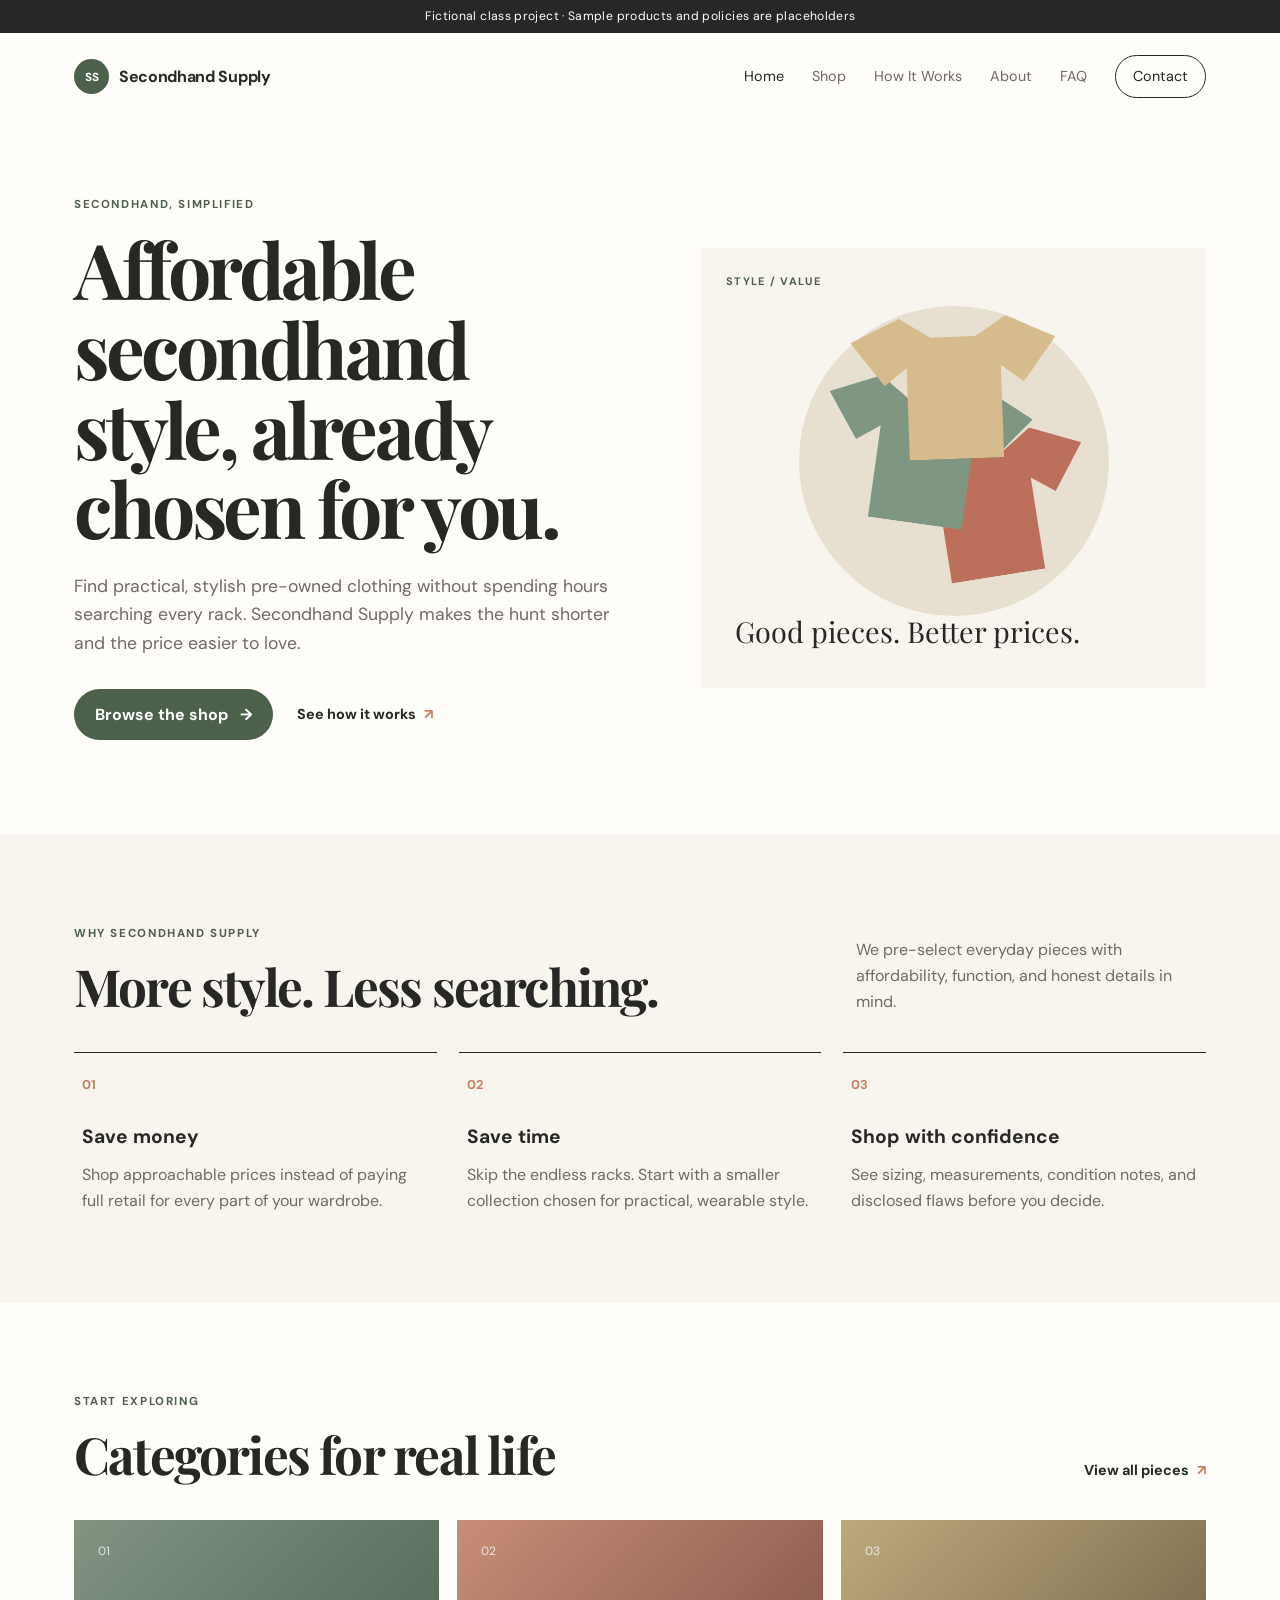
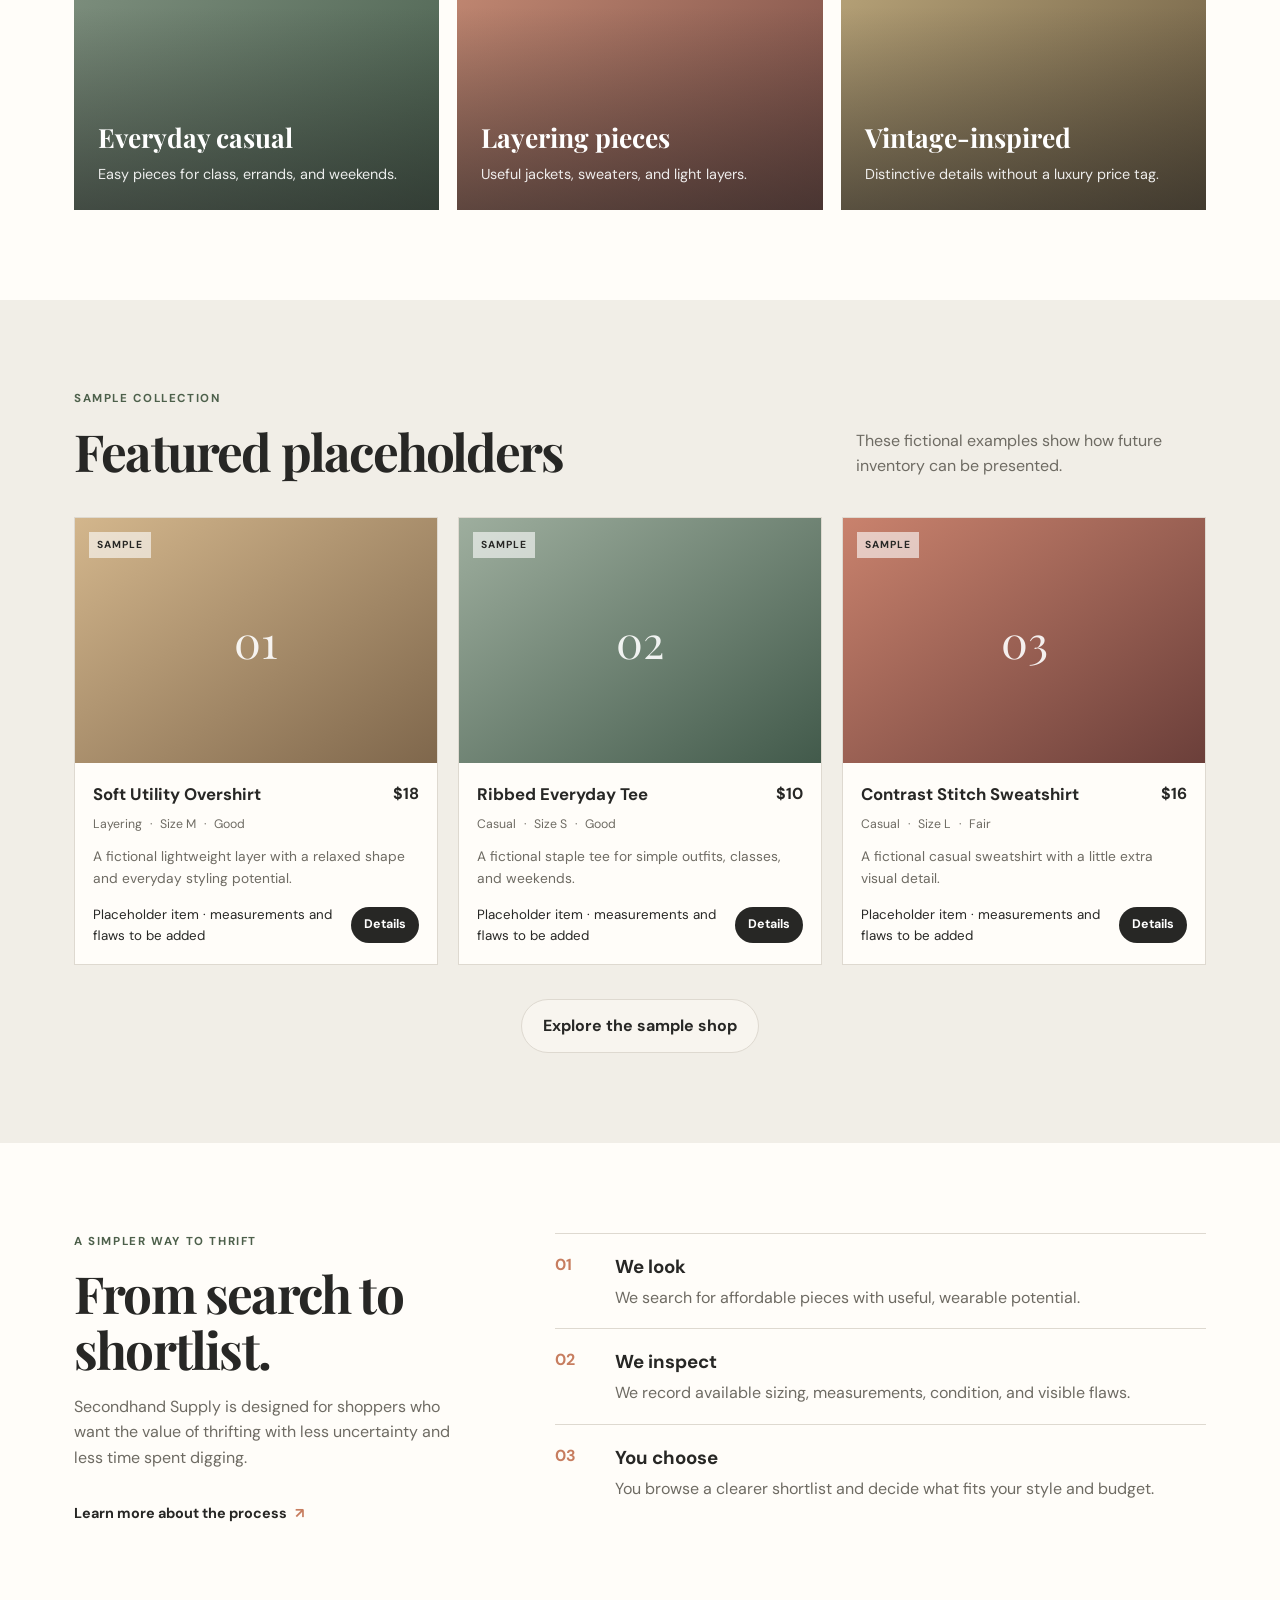
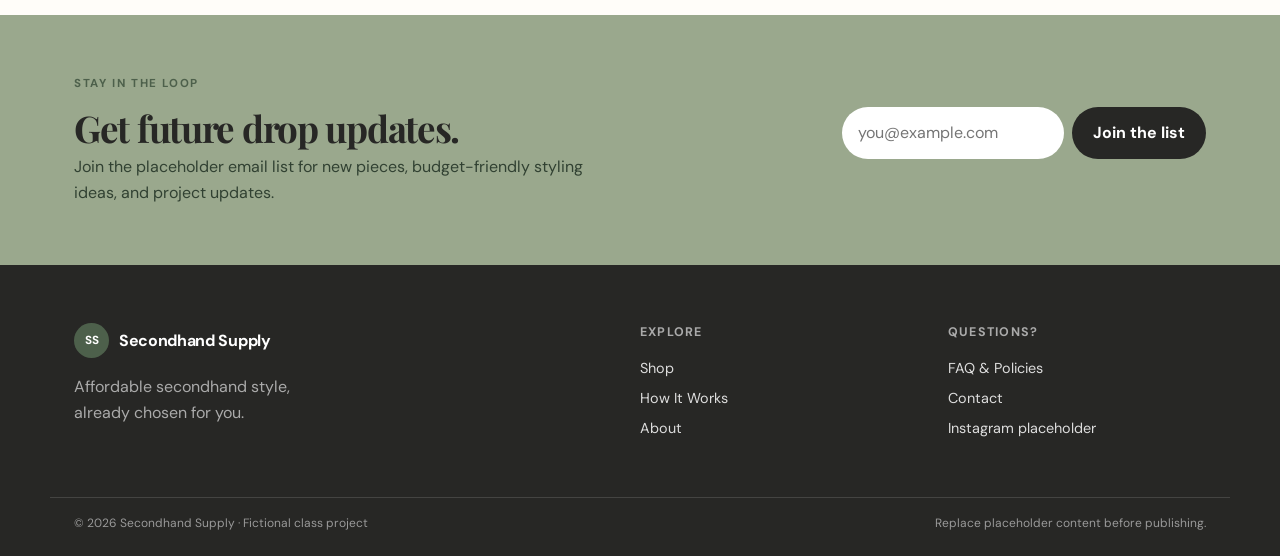
<file: index.html>
<!doctype html>
<html lang="en">
<head>
  <meta charset="utf-8">
  <meta name="viewport" content="width=device-width, initial-scale=1">
  <title>Secondhand Supply | Affordable Secondhand Style</title>
  <meta name="description" content="Secondhand Supply makes affordable secondhand style easier to find with pre-selected, functional thrifted clothing for college students and young adults.">
  <meta property="og:title" content="Secondhand Supply | Affordable Secondhand Style">
  <meta property="og:description" content="Affordable secondhand style, already chosen for you.">
  <meta property="og:type" content="website">
  <meta property="og:url" content="https://example.netlify.app/">
  <link rel="canonical" href="https://example.netlify.app/">
  <link rel="stylesheet" href="styles.css">
</head>
<body>
  <div class="notice">Fictional class project · Sample products and policies are placeholders</div>
  <header class="site-header">
    <a class="brand" href="index.html" aria-label="Secondhand Supply home"><span class="brand-mark">SS</span><span>Secondhand Supply</span></a>
    <button class="menu-toggle" aria-expanded="false" aria-controls="site-nav">Menu</button>
    <nav id="site-nav" class="site-nav" aria-label="Main navigation">
      <a class="active" href="index.html">Home</a><a href="shop.html">Shop</a><a href="how-it-works.html">How It Works</a><a href="about.html">About</a><a href="faq.html">FAQ</a><a class="nav-button" href="contact.html">Contact</a>
    </nav>
  </header>

  <main>
    <section class="hero container">
      <div class="hero-copy"><p class="eyebrow">Secondhand, simplified</p><h1>Affordable secondhand style, already chosen for you.</h1><p class="hero-text">Find practical, stylish pre-owned clothing without spending hours searching every rack. Secondhand Supply makes the hunt shorter and the price easier to love.</p><div class="button-row"><a class="button primary" href="shop.html">Browse the shop <span>→</span></a><a class="text-link" href="how-it-works.html">See how it works <span>↗</span></a></div></div>
      <div class="hero-art" aria-label="Illustrated placeholder image showing folded secondhand clothing"><div class="art-tag">STYLE / VALUE</div><div class="art-stack"><div class="shirt shirt-one"></div><div class="shirt shirt-two"></div><div class="shirt shirt-three"></div></div><p>Good pieces. Better prices.</p></div>
    </section>

    <section class="section soft-bg"><div class="container"><div class="section-heading"><div><p class="eyebrow">Why Secondhand Supply</p><h2>More style. Less searching.</h2></div><p>We pre-select everyday pieces with affordability, function, and honest details in mind.</p></div><div class="benefit-grid"><article class="benefit-card"><span class="number">01</span><h3>Save money</h3><p>Shop approachable prices instead of paying full retail for every part of your wardrobe.</p></article><article class="benefit-card"><span class="number">02</span><h3>Save time</h3><p>Skip the endless racks. Start with a smaller collection chosen for practical, wearable style.</p></article><article class="benefit-card"><span class="number">03</span><h3>Shop with confidence</h3><p>See sizing, measurements, condition notes, and disclosed flaws before you decide.</p></article></div></div></section>

    <section class="section container"><div class="section-heading"><div><p class="eyebrow">Start exploring</p><h2>Categories for real life</h2></div><a class="text-link" href="shop.html">View all pieces <span>↗</span></a></div><div class="category-grid"><a class="category-card category-casual" href="shop.html?category=Casual"><span>01</span><h3>Everyday casual</h3><p>Easy pieces for class, errands, and weekends.</p></a><a class="category-card category-layering" href="shop.html?category=Layering"><span>02</span><h3>Layering pieces</h3><p>Useful jackets, sweaters, and light layers.</p></a><a class="category-card category-inspired" href="shop.html?category=Vintage-inspired"><span>03</span><h3>Vintage-inspired</h3><p>Distinctive details without a luxury price tag.</p></a></div></section>

    <section class="section featured-section"><div class="container"><div class="section-heading"><div><p class="eyebrow">Sample collection</p><h2>Featured placeholders</h2></div><p>These fictional examples show how future inventory can be presented.</p></div><div id="featured-products" class="product-grid"></div><div class="center"><a class="button secondary" href="shop.html">Explore the sample shop</a></div></div></section>

    <section class="section container process-section"><div class="process-intro"><p class="eyebrow">A simpler way to thrift</p><h2>From search to shortlist.</h2><p>Secondhand Supply is designed for shoppers who want the value of thrifting with less uncertainty and less time spent digging.</p><a class="text-link" href="how-it-works.html">Learn more about the process <span>↗</span></a></div><div class="process-list"><div><span>01</span><h3>We look</h3><p>We search for affordable pieces with useful, wearable potential.</p></div><div><span>02</span><h3>We inspect</h3><p>We record available sizing, measurements, condition, and visible flaws.</p></div><div><span>03</span><h3>You choose</h3><p>You browse a clearer shortlist and decide what fits your style and budget.</p></div></div></section>

    <section class="signup-section"><div class="container signup-inner"><div><p class="eyebrow">Stay in the loop</p><h2>Get future drop updates.</h2><p>Join the placeholder email list for new pieces, budget-friendly styling ideas, and project updates.</p></div><form class="inline-form" data-demo-form><label class="sr-only" for="home-email">Email address</label><input id="home-email" type="email" placeholder="you@example.com" required><button class="button dark" type="submit">Join the list</button><p class="form-message" aria-live="polite"></p></form></div></section>
  </main>
  <footer class="site-footer"><div class="container footer-grid"><div><a class="brand footer-brand" href="index.html"><span class="brand-mark">SS</span><span>Secondhand Supply</span></a><p>Affordable secondhand style, already chosen for you.</p></div><div><h3>Explore</h3><a href="shop.html">Shop</a><a href="how-it-works.html">How It Works</a><a href="about.html">About</a></div><div><h3>Questions?</h3><a href="faq.html">FAQ & Policies</a><a href="contact.html">Contact</a><a href="contact.html#social">Instagram placeholder</a></div></div><div class="container footer-bottom"><span>© 2026 Secondhand Supply · Fictional class project</span><span>Replace placeholder content before publishing.</span></div></footer>
  <script src="script.js"></script>
</body>
</html>
</file>
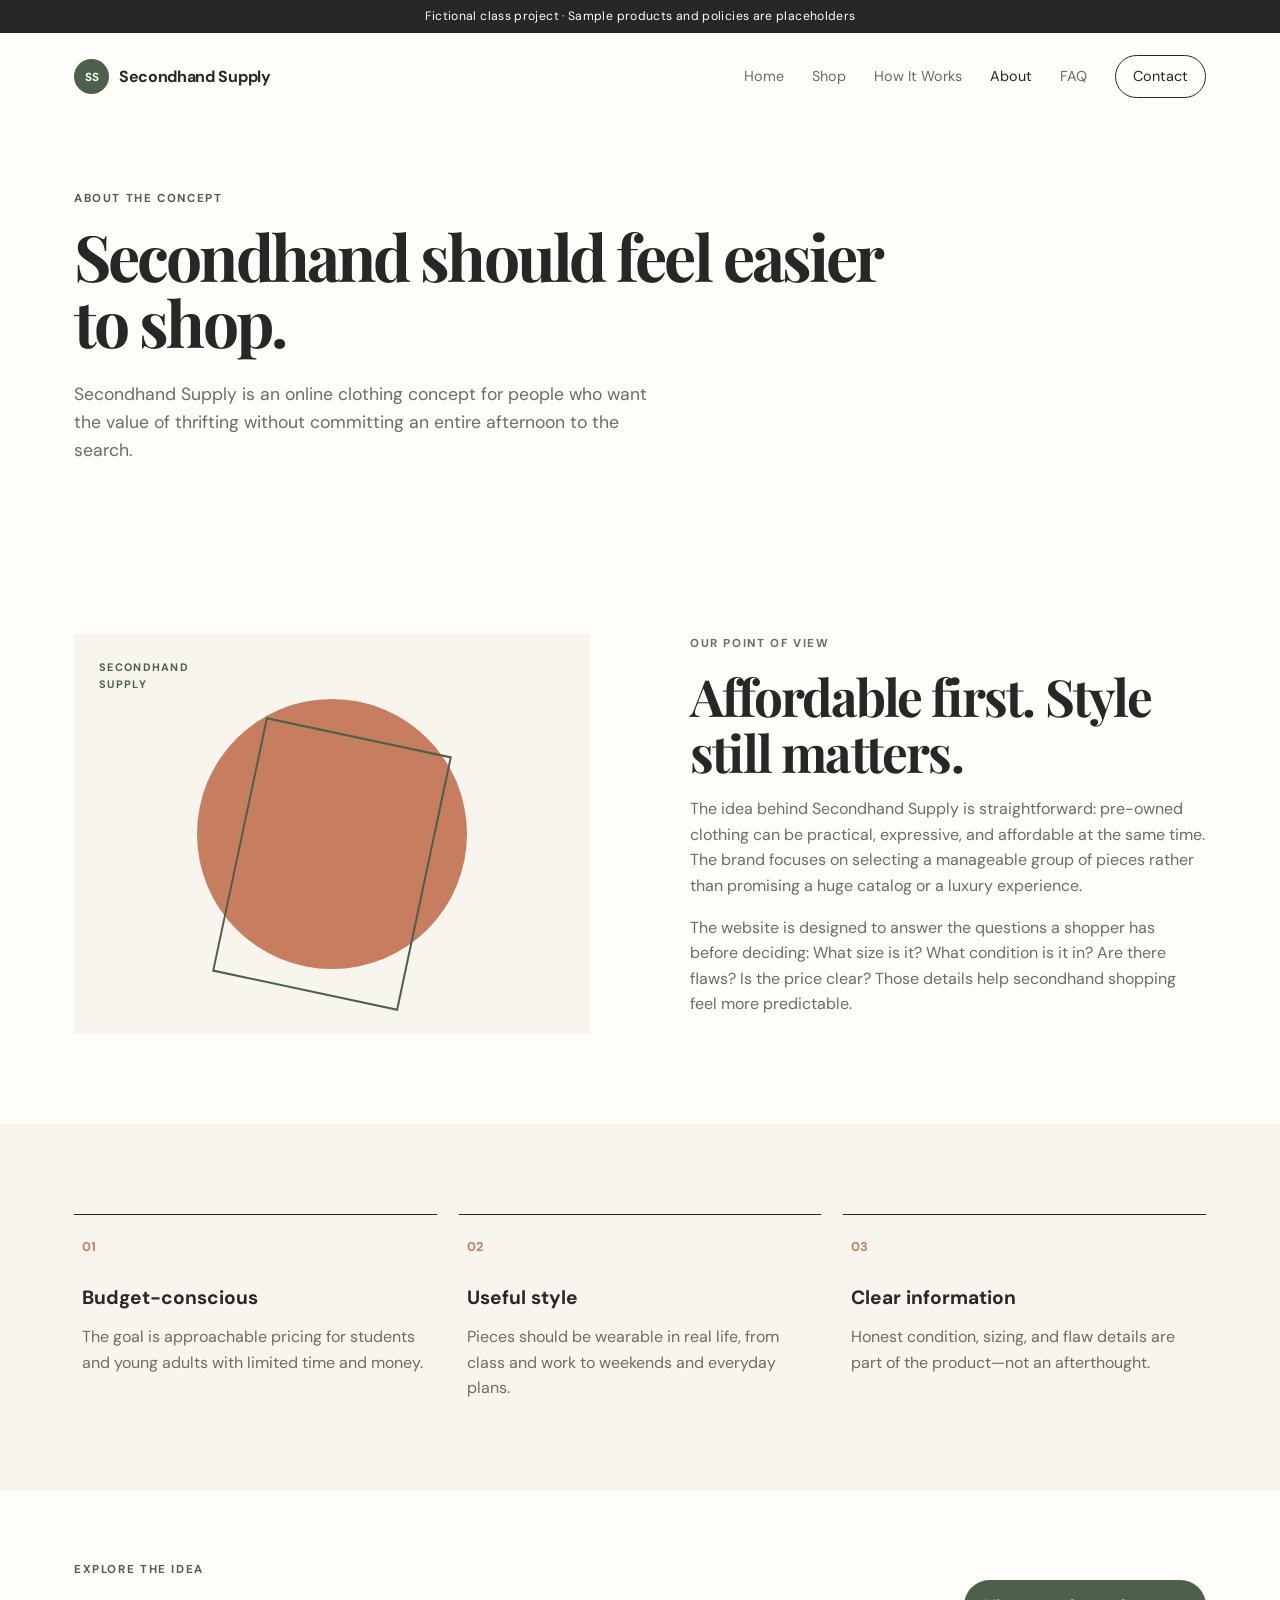
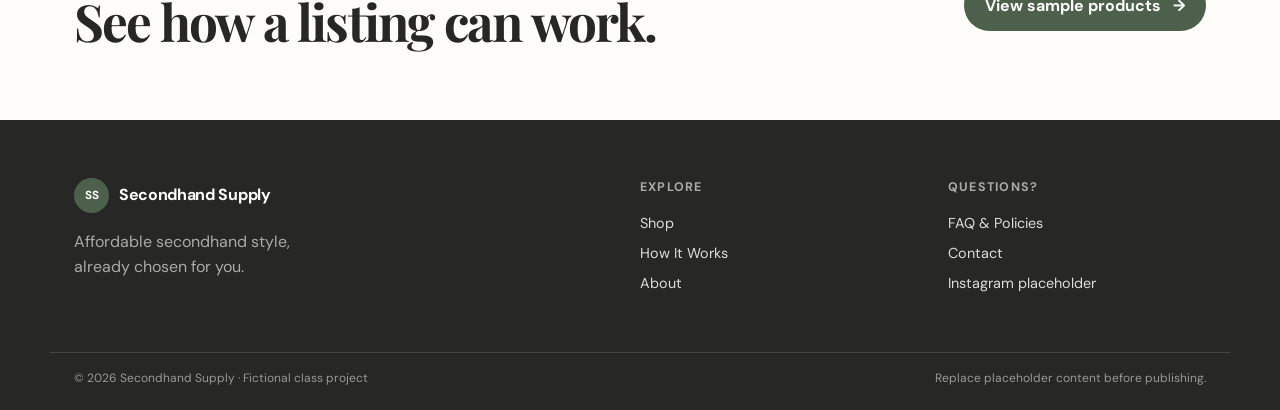
<file: about.html>
<!doctype html><html lang="en"><head><meta charset="utf-8"><meta name="viewport" content="width=device-width, initial-scale=1"><title>About Secondhand Supply | Affordable Thrifting</title><meta name="description" content="Learn about Secondhand Supply, an online secondhand clothing concept focused on affordable, practical, pre-selected style."><meta property="og:title" content="About | Secondhand Supply"><meta property="og:description" content="A budget-first approach to online secondhand clothing."><meta property="og:type" content="website"><meta property="og:url" content="https://example.netlify.app/about.html"><link rel="canonical" href="https://example.netlify.app/about.html"><link rel="stylesheet" href="styles.css"></head><body><div class="notice">Fictional class project · Sample products and policies are placeholders</div><header class="site-header"><a class="brand" href="index.html"><span class="brand-mark">SS</span><span>Secondhand Supply</span></a><button class="menu-toggle" aria-expanded="false" aria-controls="site-nav">Menu</button><nav id="site-nav" class="site-nav" aria-label="Main navigation"><a href="index.html">Home</a><a href="shop.html">Shop</a><a href="how-it-works.html">How It Works</a><a class="active" href="about.html">About</a><a href="faq.html">FAQ</a><a class="nav-button" href="contact.html">Contact</a></nav></header><main><section class="page-hero container"><p class="eyebrow">About the concept</p><h1>Secondhand should feel easier to shop.</h1><p>Secondhand Supply is an online clothing concept for people who want the value of thrifting without committing an entire afternoon to the search.</p></section><section class="section container about-story"><div class="story-art"><div class="art-tag">SECONDHAND<br>SUPPLY</div><div class="story-circle"></div><div class="story-line"></div></div><div class="prose"><p class="eyebrow">Our point of view</p><h2>Affordable first. Style still matters.</h2><p>The idea behind Secondhand Supply is straightforward: pre-owned clothing can be practical, expressive, and affordable at the same time. The brand focuses on selecting a manageable group of pieces rather than promising a huge catalog or a luxury experience.</p><p>The website is designed to answer the questions a shopper has before deciding: What size is it? What condition is it in? Are there flaws? Is the price clear? Those details help secondhand shopping feel more predictable.</p></div></section><section class="section soft-bg"><div class="container value-grid"><article><span class="number">01</span><h3>Budget-conscious</h3><p>The goal is approachable pricing for students and young adults with limited time and money.</p></article><article><span class="number">02</span><h3>Useful style</h3><p>Pieces should be wearable in real life, from class and work to weekends and everyday plans.</p></article><article><span class="number">03</span><h3>Clear information</h3><p>Honest condition, sizing, and flaw details are part of the product—not an afterthought.</p></article></div></section><section class="section container cta-band"><div><p class="eyebrow">Explore the idea</p><h2>See how a listing can work.</h2></div><a class="button primary" href="shop.html">View sample products <span>→</span></a></section></main><footer class="site-footer"><div class="container footer-grid"><div><a class="brand footer-brand" href="index.html"><span class="brand-mark">SS</span><span>Secondhand Supply</span></a><p>Affordable secondhand style, already chosen for you.</p></div><div><h3>Explore</h3><a href="shop.html">Shop</a><a href="how-it-works.html">How It Works</a><a href="about.html">About</a></div><div><h3>Questions?</h3><a href="faq.html">FAQ & Policies</a><a href="contact.html">Contact</a><a href="contact.html#social">Instagram placeholder</a></div></div><div class="container footer-bottom"><span>© 2026 Secondhand Supply · Fictional class project</span><span>Replace placeholder content before publishing.</span></div></footer><script src="script.js"></script></body></html>
</file>
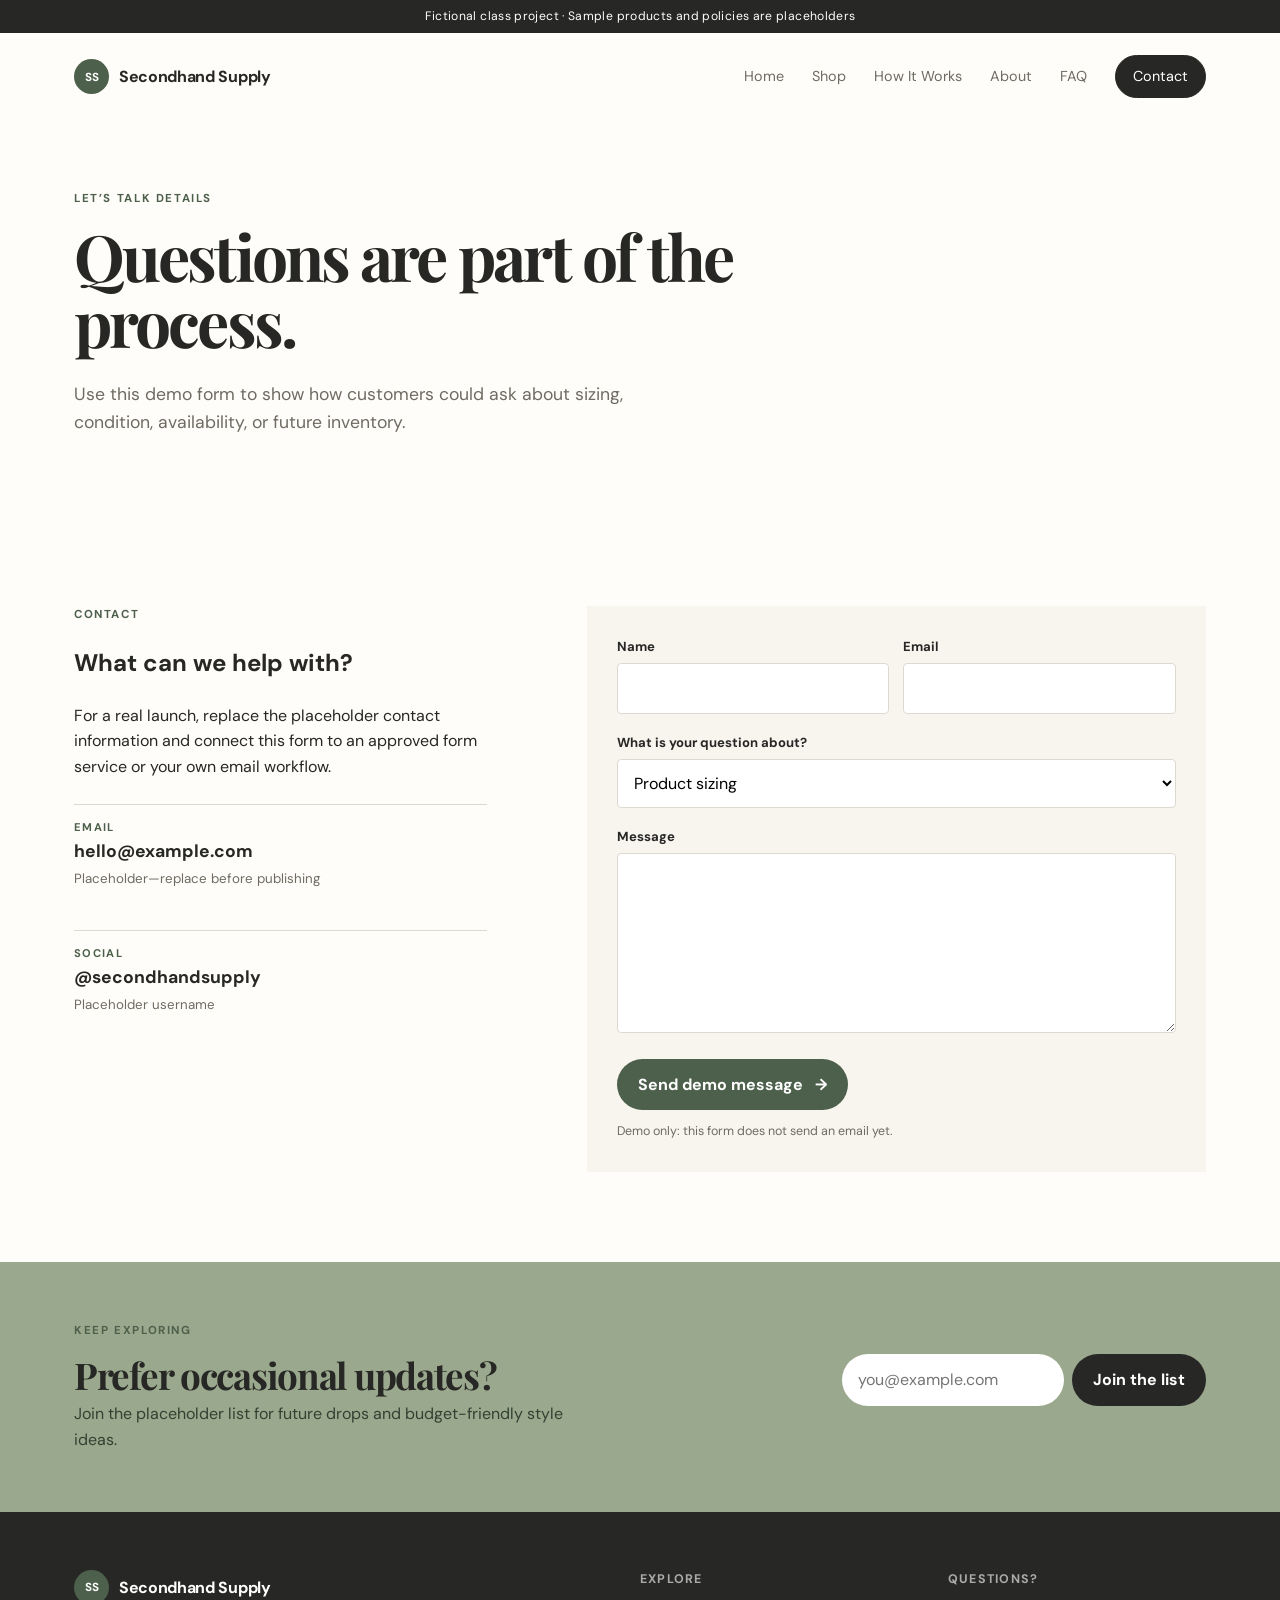
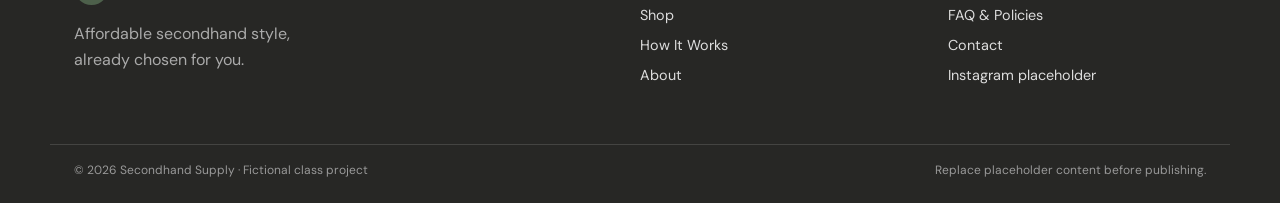
<file: contact.html>
<!doctype html><html lang="en"><head><meta charset="utf-8"><meta name="viewport" content="width=device-width, initial-scale=1"><title>Contact Secondhand Supply | Clothing Questions</title><meta name="description" content="Contact Secondhand Supply with questions about sample listings, sizing, condition details, or the future online secondhand clothing shop."><meta property="og:title" content="Contact | Secondhand Supply"><meta property="og:description" content="Have a question about secondhand style? Contact Secondhand Supply."><meta property="og:type" content="website"><meta property="og:url" content="https://example.netlify.app/contact.html"><link rel="canonical" href="https://example.netlify.app/contact.html"><link rel="stylesheet" href="styles.css"></head><body><div class="notice">Fictional class project · Sample products and policies are placeholders</div><header class="site-header"><a class="brand" href="index.html"><span class="brand-mark">SS</span><span>Secondhand Supply</span></a><button class="menu-toggle" aria-expanded="false" aria-controls="site-nav">Menu</button><nav id="site-nav" class="site-nav" aria-label="Main navigation"><a href="index.html">Home</a><a href="shop.html">Shop</a><a href="how-it-works.html">How It Works</a><a href="about.html">About</a><a href="faq.html">FAQ</a><a class="nav-button active-button" href="contact.html">Contact</a></nav></header><main><section class="page-hero container"><p class="eyebrow">Let’s talk details</p><h1>Questions are part of the process.</h1><p>Use this demo form to show how customers could ask about sizing, condition, availability, or future inventory.</p></section><section class="section container contact-layout"><div class="contact-info"><p class="eyebrow">Contact</p><h2>What can we help with?</h2><p>For a real launch, replace the placeholder contact information and connect this form to an approved form service or your own email workflow.</p><div class="contact-detail"><span>EMAIL</span><strong>hello@example.com</strong><small>Placeholder—replace before publishing</small></div><div class="contact-detail" id="social"><span>SOCIAL</span><strong>@secondhandsupply</strong><small>Placeholder username</small></div></div><form class="contact-form" data-demo-form><div class="form-row"><div><label for="name">Name</label><input id="name" name="name" type="text" required></div><div><label for="email">Email</label><input id="email" name="email" type="email" required></div></div><label for="topic">What is your question about?</label><select id="topic" name="topic"><option>Product sizing</option><option>Condition details</option><option>Availability</option><option>Future inventory</option><option>Other</option></select><label for="message">Message</label><textarea id="message" name="message" rows="6" required></textarea><button class="button primary" type="submit">Send demo message <span>→</span></button><p class="form-message" aria-live="polite"></p><p class="form-note">Demo only: this form does not send an email yet.</p></form></section><section class="signup-section"><div class="container signup-inner"><div><p class="eyebrow">Keep exploring</p><h2>Prefer occasional updates?</h2><p>Join the placeholder list for future drops and budget-friendly style ideas.</p></div><form class="inline-form" data-demo-form><label class="sr-only" for="contact-email">Email address</label><input id="contact-email" type="email" placeholder="you@example.com" required><button class="button dark" type="submit">Join the list</button><p class="form-message" aria-live="polite"></p></form></div></section></main><footer class="site-footer"><div class="container footer-grid"><div><a class="brand footer-brand" href="index.html"><span class="brand-mark">SS</span><span>Secondhand Supply</span></a><p>Affordable secondhand style, already chosen for you.</p></div><div><h3>Explore</h3><a href="shop.html">Shop</a><a href="how-it-works.html">How It Works</a><a href="about.html">About</a></div><div><h3>Questions?</h3><a href="faq.html">FAQ & Policies</a><a href="contact.html">Contact</a><a href="#social">Instagram placeholder</a></div></div><div class="container footer-bottom"><span>© 2026 Secondhand Supply · Fictional class project</span><span>Replace placeholder content before publishing.</span></div></footer><script src="script.js"></script></body></html>
</file>
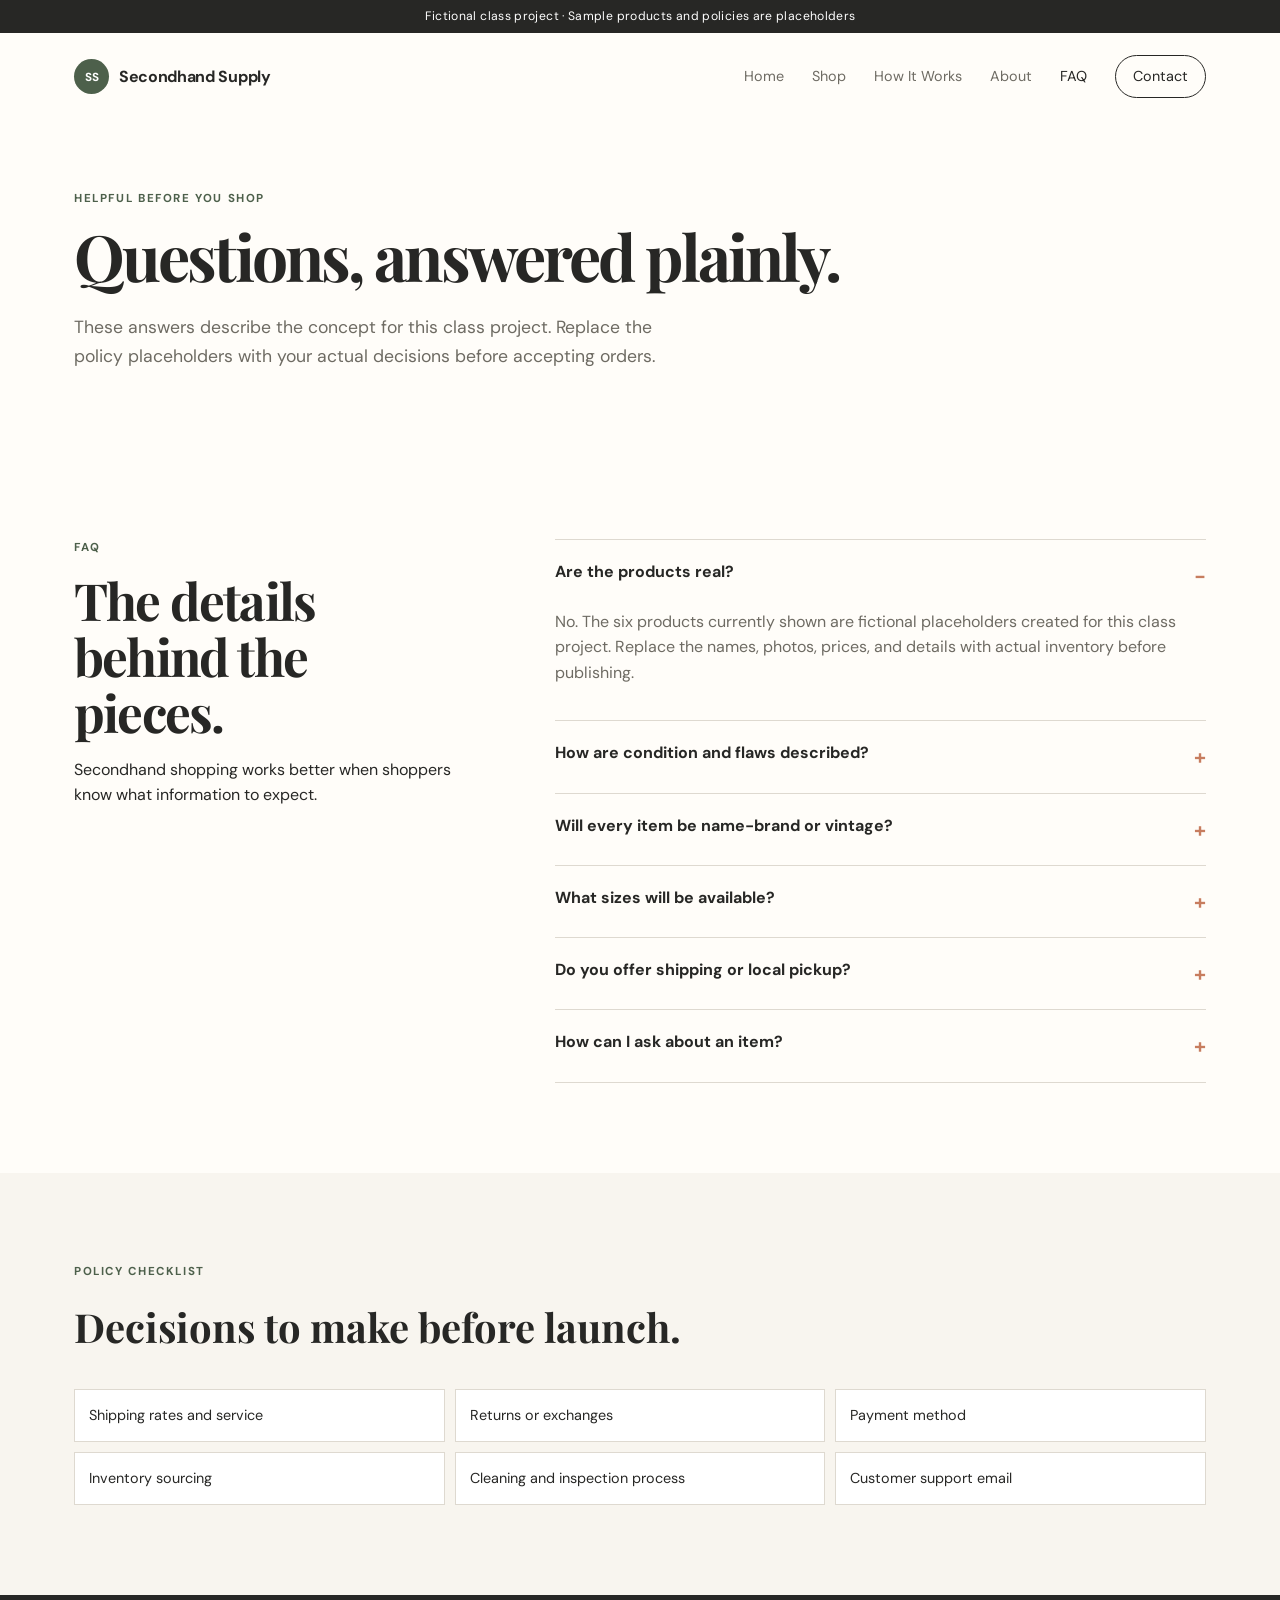
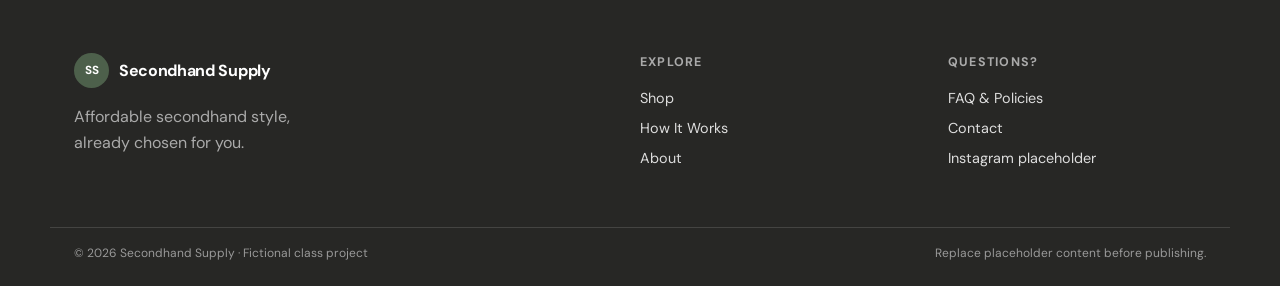
<file: faq.html>
<!doctype html><html lang="en"><head><meta charset="utf-8"><meta name="viewport" content="width=device-width, initial-scale=1"><title>FAQ and Policies | Secondhand Supply</title><meta name="description" content="Read answers about Secondhand Supply sample inventory, clothing condition, sizing, pricing, shipping, and future policies."><meta property="og:title" content="FAQ & Policies | Secondhand Supply"><meta property="og:description" content="Answers about the Secondhand Supply shopping experience."><meta property="og:type" content="website"><meta property="og:url" content="https://example.netlify.app/faq.html"><link rel="canonical" href="https://example.netlify.app/faq.html"><link rel="stylesheet" href="styles.css"></head><body><div class="notice">Fictional class project · Sample products and policies are placeholders</div><header class="site-header"><a class="brand" href="index.html"><span class="brand-mark">SS</span><span>Secondhand Supply</span></a><button class="menu-toggle" aria-expanded="false" aria-controls="site-nav">Menu</button><nav id="site-nav" class="site-nav" aria-label="Main navigation"><a href="index.html">Home</a><a href="shop.html">Shop</a><a href="how-it-works.html">How It Works</a><a href="about.html">About</a><a class="active" href="faq.html">FAQ</a><a class="nav-button" href="contact.html">Contact</a></nav></header><main><section class="page-hero container"><p class="eyebrow">Helpful before you shop</p><h1>Questions, answered plainly.</h1><p>These answers describe the concept for this class project. Replace the policy placeholders with your actual decisions before accepting orders.</p></section><section class="section container faq-layout"><div class="faq-intro"><p class="eyebrow">FAQ</p><h2>The details behind the pieces.</h2><p>Secondhand shopping works better when shoppers know what information to expect.</p></div><div class="faq-list"><details open><summary>Are the products real?</summary><p>No. The six products currently shown are fictional placeholders created for this class project. Replace the names, photos, prices, and details with actual inventory before publishing.</p></details><details><summary>How are condition and flaws described?</summary><p>Each real listing should use specific condition notes and disclose visible flaws. Avoid vague claims. Include photos and measurements whenever possible.</p></details><details><summary>Will every item be name-brand or vintage?</summary><p>No. The concept is affordability-first. Some pieces may be recognizable, vintage-inspired, or distinctive, but name-brand and designer status should never be assumed.</p></details><details><summary>What sizes will be available?</summary><p>Future inventory will determine availability. The intended listing format includes the labeled size, measurements when available, and fit notes.</p></details><details><summary>Do you offer shipping or local pickup?</summary><p>This has not been finalized. Shipping, pickup, exchanges, and returns are placeholders and should be replaced with your actual policy before launch.</p></details><details><summary>How can I ask about an item?</summary><p>Use the contact page. The form is a working demo, but it does not currently send messages to a real inbox.</p></details></div></section><section class="section soft-bg"><div class="container policy-box"><p class="eyebrow">Policy checklist</p><h2>Decisions to make before launch.</h2><div class="policy-grid"><span>Shipping rates and service</span><span>Returns or exchanges</span><span>Payment method</span><span>Inventory sourcing</span><span>Cleaning and inspection process</span><span>Customer support email</span></div></div></section></main><footer class="site-footer"><div class="container footer-grid"><div><a class="brand footer-brand" href="index.html"><span class="brand-mark">SS</span><span>Secondhand Supply</span></a><p>Affordable secondhand style, already chosen for you.</p></div><div><h3>Explore</h3><a href="shop.html">Shop</a><a href="how-it-works.html">How It Works</a><a href="about.html">About</a></div><div><h3>Questions?</h3><a href="faq.html">FAQ & Policies</a><a href="contact.html">Contact</a><a href="contact.html#social">Instagram placeholder</a></div></div><div class="container footer-bottom"><span>© 2026 Secondhand Supply · Fictional class project</span><span>Replace placeholder content before publishing.</span></div></footer><script src="script.js"></script></body></html>
</file>
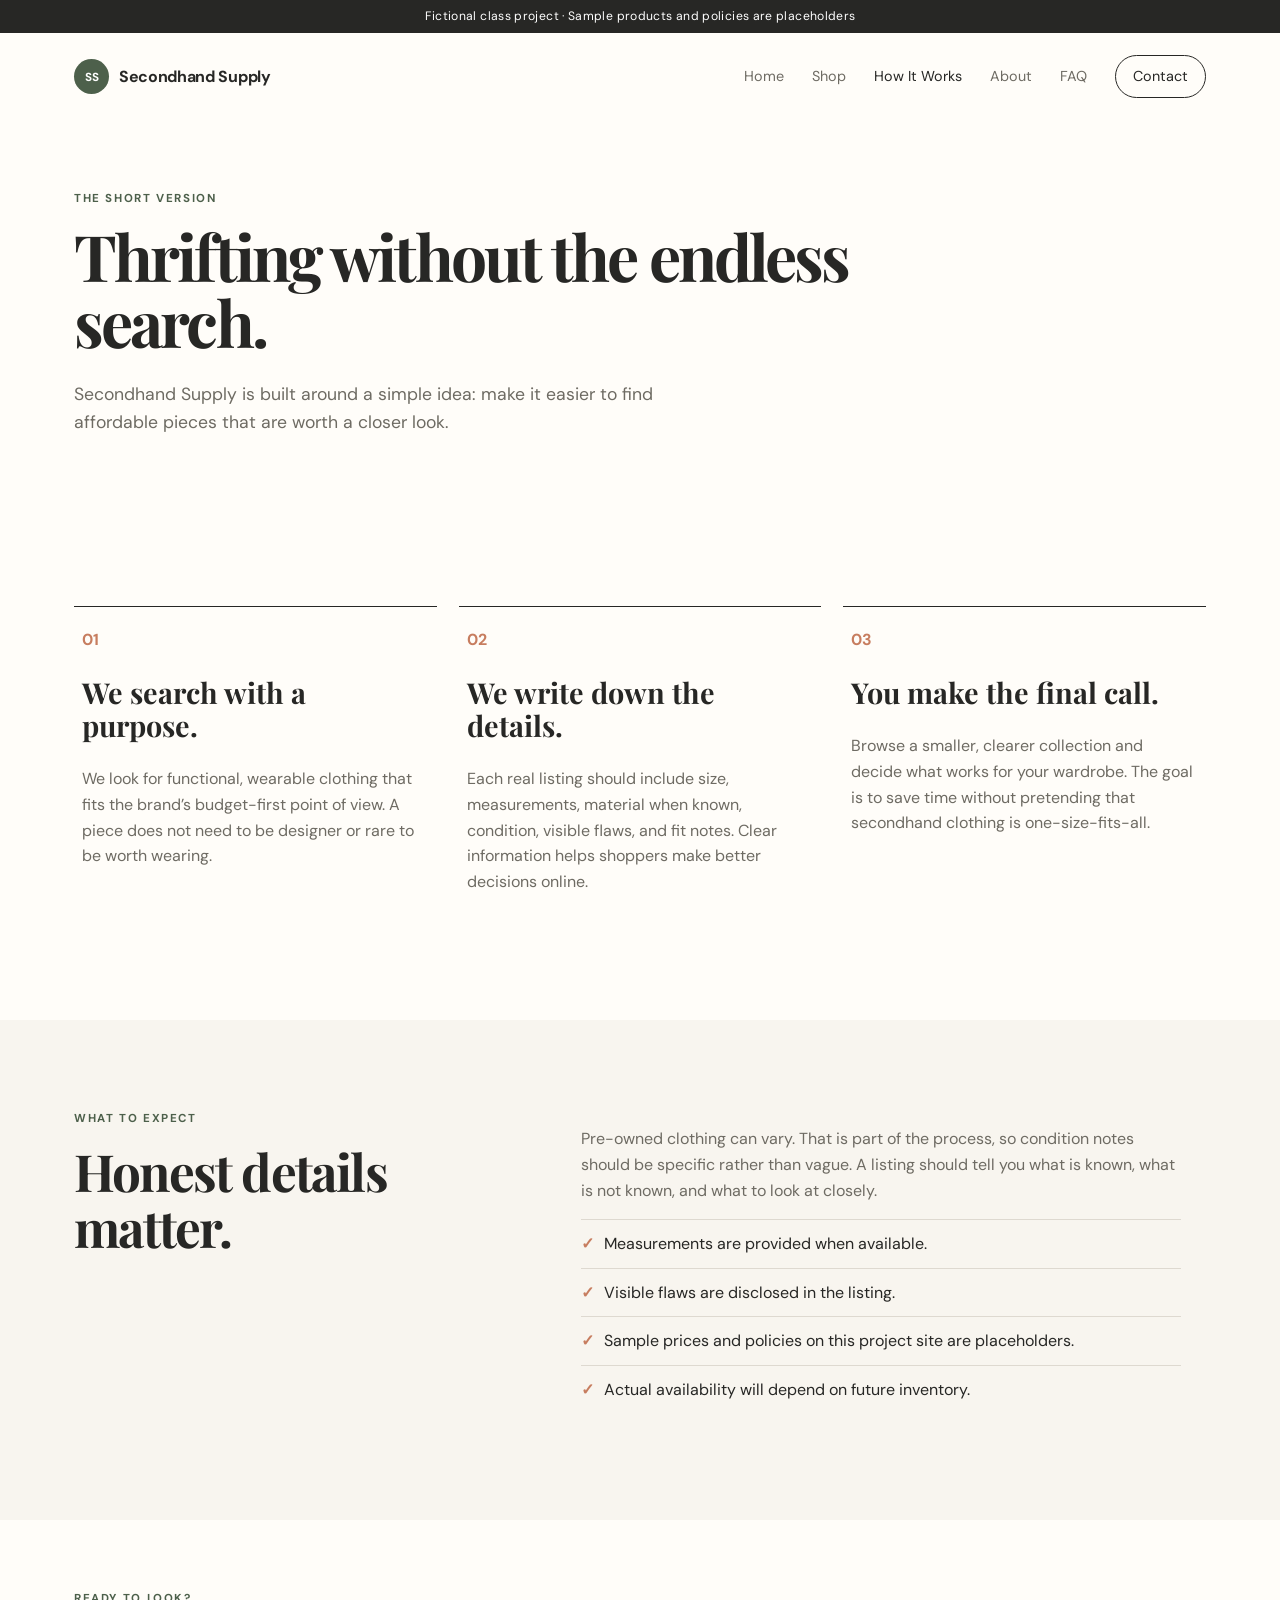
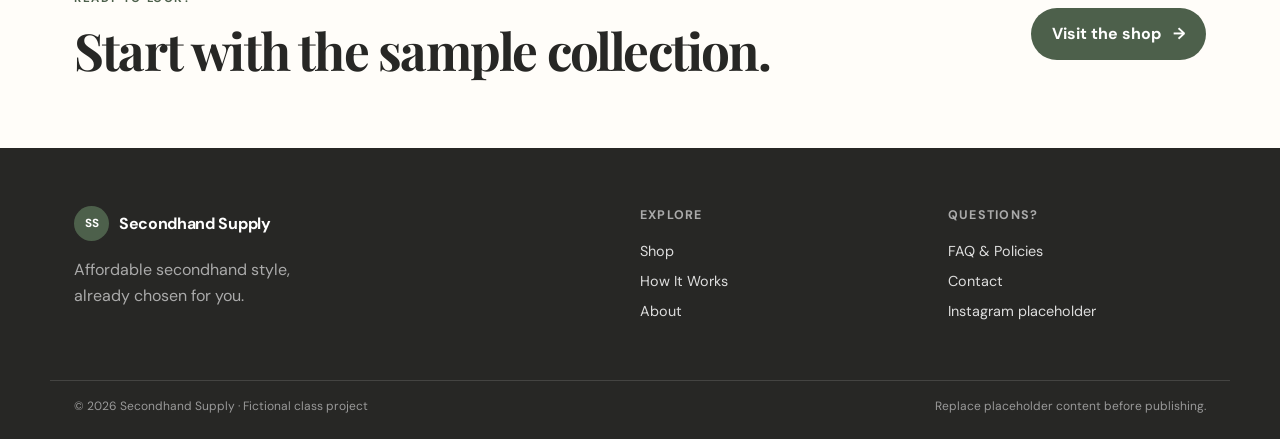
<file: how-it-works.html>
<!doctype html><html lang="en"><head><meta charset="utf-8"><meta name="viewport" content="width=device-width, initial-scale=1"><title>How Secondhand Supply Works | Secondhand Clothing</title><meta name="description" content="Learn how Secondhand Supply selects, inspects, and presents affordable pre-owned clothing for easier online thrifting."><meta property="og:title" content="How It Works | Secondhand Supply"><meta property="og:description" content="A clearer, simpler way to shop for secondhand clothing online."><meta property="og:type" content="website"><meta property="og:url" content="https://example.netlify.app/how-it-works.html"><link rel="canonical" href="https://example.netlify.app/how-it-works.html"><link rel="stylesheet" href="styles.css"></head><body><div class="notice">Fictional class project · Sample products and policies are placeholders</div><header class="site-header"><a class="brand" href="index.html"><span class="brand-mark">SS</span><span>Secondhand Supply</span></a><button class="menu-toggle" aria-expanded="false" aria-controls="site-nav">Menu</button><nav id="site-nav" class="site-nav" aria-label="Main navigation"><a href="index.html">Home</a><a href="shop.html">Shop</a><a class="active" href="how-it-works.html">How It Works</a><a href="about.html">About</a><a href="faq.html">FAQ</a><a class="nav-button" href="contact.html">Contact</a></nav></header><main><section class="page-hero container"><p class="eyebrow">The short version</p><h1>Thrifting without the endless search.</h1><p>Secondhand Supply is built around a simple idea: make it easier to find affordable pieces that are worth a closer look.</p></section><section class="section container steps-grid"><article class="big-step"><span>01</span><h2>We search with a purpose.</h2><p>We look for functional, wearable clothing that fits the brand’s budget-first point of view. A piece does not need to be designer or rare to be worth wearing.</p></article><article class="big-step"><span>02</span><h2>We write down the details.</h2><p>Each real listing should include size, measurements, material when known, condition, visible flaws, and fit notes. Clear information helps shoppers make better decisions online.</p></article><article class="big-step"><span>03</span><h2>You make the final call.</h2><p>Browse a smaller, clearer collection and decide what works for your wardrobe. The goal is to save time without pretending that secondhand clothing is one-size-fits-all.</p></article></section><section class="section soft-bg"><div class="container two-column"><div><p class="eyebrow">What to expect</p><h2>Honest details matter.</h2></div><div class="prose"><p>Pre-owned clothing can vary. That is part of the process, so condition notes should be specific rather than vague. A listing should tell you what is known, what is not known, and what to look at closely.</p><ul class="check-list"><li>Measurements are provided when available.</li><li>Visible flaws are disclosed in the listing.</li><li>Sample prices and policies on this project site are placeholders.</li><li>Actual availability will depend on future inventory.</li></ul></div></div></section><section class="cta-band container"><div><p class="eyebrow">Ready to look?</p><h2>Start with the sample collection.</h2></div><a class="button primary" href="shop.html">Visit the shop <span>→</span></a></section></main><footer class="site-footer"><div class="container footer-grid"><div><a class="brand footer-brand" href="index.html"><span class="brand-mark">SS</span><span>Secondhand Supply</span></a><p>Affordable secondhand style, already chosen for you.</p></div><div><h3>Explore</h3><a href="shop.html">Shop</a><a href="how-it-works.html">How It Works</a><a href="about.html">About</a></div><div><h3>Questions?</h3><a href="faq.html">FAQ & Policies</a><a href="contact.html">Contact</a><a href="contact.html#social">Instagram placeholder</a></div></div><div class="container footer-bottom"><span>© 2026 Secondhand Supply · Fictional class project</span><span>Replace placeholder content before publishing.</span></div></footer><script src="script.js"></script></body></html>
</file>
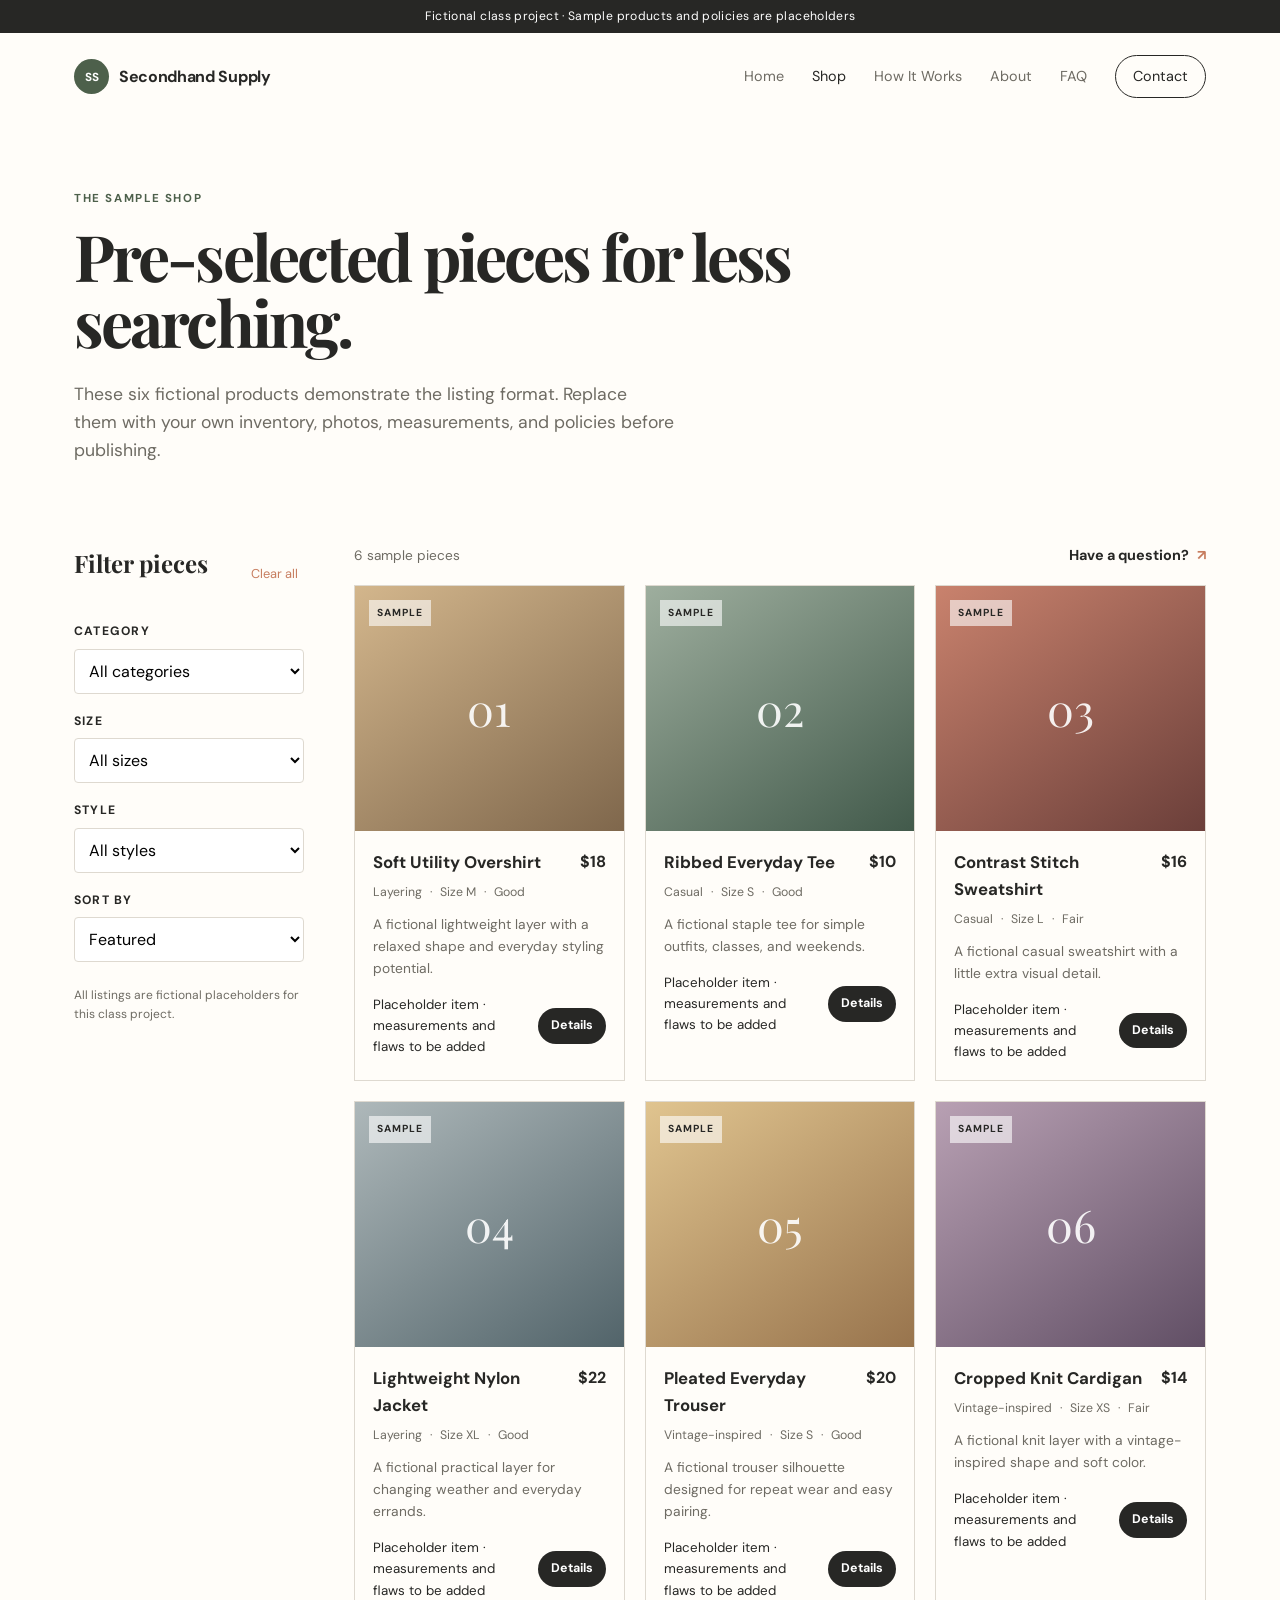
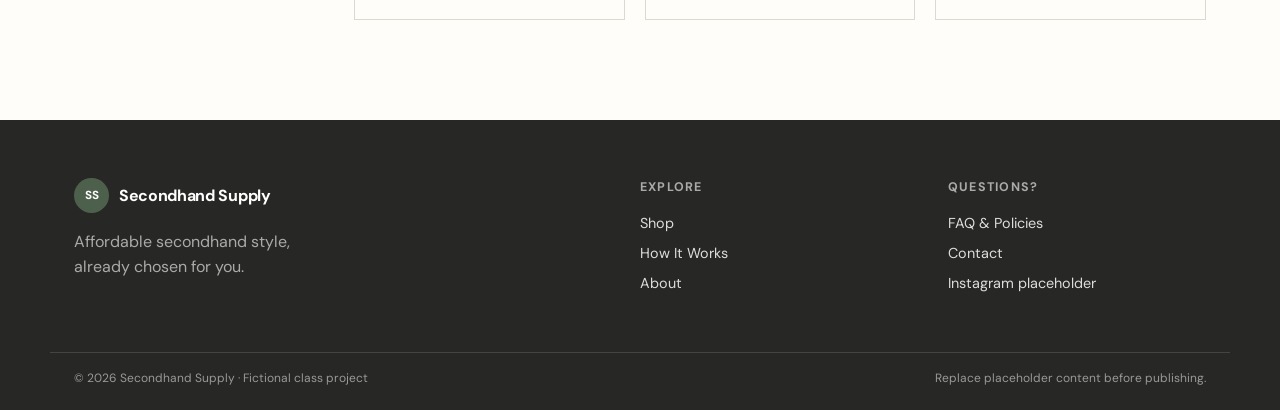
<file: shop.html>
<!doctype html>
<html lang="en">
<head>
  <meta charset="utf-8"><meta name="viewport" content="width=device-width, initial-scale=1">
  <title>Shop Affordable Secondhand Clothing | Secondhand Supply</title>
  <meta name="description" content="Browse sample affordable secondhand clothing listings with sizing, measurements, condition notes, and transparent placeholder pricing.">
  <meta property="og:title" content="Shop | Secondhand Supply"><meta property="og:description" content="Browse affordable secondhand style, already chosen for you."><meta property="og:type" content="website"><meta property="og:url" content="https://example.netlify.app/shop.html"><link rel="canonical" href="https://example.netlify.app/shop.html"><link rel="stylesheet" href="styles.css">
</head>
<body><div class="notice">Fictional class project · Sample products and policies are placeholders</div><header class="site-header"><a class="brand" href="index.html"><span class="brand-mark">SS</span><span>Secondhand Supply</span></a><button class="menu-toggle" aria-expanded="false" aria-controls="site-nav">Menu</button><nav id="site-nav" class="site-nav" aria-label="Main navigation"><a href="index.html">Home</a><a class="active" href="shop.html">Shop</a><a href="how-it-works.html">How It Works</a><a href="about.html">About</a><a href="faq.html">FAQ</a><a class="nav-button" href="contact.html">Contact</a></nav></header>
<main><section class="page-hero container"><p class="eyebrow">The sample shop</p><h1>Pre-selected pieces for less searching.</h1><p>These six fictional products demonstrate the listing format. Replace them with your own inventory, photos, measurements, and policies before publishing.</p></section><section class="container shop-layout"><aside class="filters" aria-label="Shop filters"><div class="filter-head"><h2>Filter pieces</h2><button id="clear-filters" class="text-button">Clear all</button></div><label for="category-filter">Category</label><select id="category-filter"><option value="All">All categories</option><option>Casual</option><option>Layering</option><option>Vintage-inspired</option></select><label for="size-filter">Size</label><select id="size-filter"><option value="All">All sizes</option><option>XS</option><option>S</option><option>M</option><option>L</option><option>XL</option></select><label for="style-filter">Style</label><select id="style-filter"><option value="All">All styles</option><option>Everyday</option><option>Y2K-inspired</option><option>Minimal</option><option>Utility</option></select><label for="sort-filter">Sort by</label><select id="sort-filter"><option value="featured">Featured</option><option value="price-low">Price: low to high</option><option value="price-high">Price: high to low</option><option value="name">Name</option></select><p class="filter-note">All listings are fictional placeholders for this class project.</p></aside><div class="shop-results"><div class="results-top"><p id="results-count" aria-live="polite"></p><a class="text-link" href="contact.html">Have a question? <span>↗</span></a></div><div id="shop-products" class="product-grid"></div><p id="empty-state" class="empty-state" hidden>No sample pieces match those filters. Try clearing one of them.</p></div></section></main><footer class="site-footer"><div class="container footer-grid"><div><a class="brand footer-brand" href="index.html"><span class="brand-mark">SS</span><span>Secondhand Supply</span></a><p>Affordable secondhand style, already chosen for you.</p></div><div><h3>Explore</h3><a href="shop.html">Shop</a><a href="how-it-works.html">How It Works</a><a href="about.html">About</a></div><div><h3>Questions?</h3><a href="faq.html">FAQ & Policies</a><a href="contact.html">Contact</a><a href="contact.html#social">Instagram placeholder</a></div></div><div class="container footer-bottom"><span>© 2026 Secondhand Supply · Fictional class project</span><span>Replace placeholder content before publishing.</span></div></footer><script src="script.js"></script></body></html>
</file>
<file: styles.css>
@import url('https://fonts.googleapis.com/css2?family=DM+Sans:wght@400;500;600;700&family=Playfair+Display:wght@600;700&display=swap');
:root{--ink:#272725;--muted:#6e6b63;--cream:#f8f5ef;--paper:#fffdf9;--sage:#9aa88d;--sage-dark:#4d604b;--clay:#c77d5f;--line:#ded9d0;--max:1180px}*{box-sizing:border-box}html{scroll-behavior:smooth}body{margin:0;background:var(--paper);color:var(--ink);font-family:'DM Sans',Arial,sans-serif;line-height:1.6}a{color:inherit;text-decoration:none}button,input,select,textarea{font:inherit}.notice{background:var(--ink);color:#fff;padding:7px 20px;text-align:center;font-size:.76rem;letter-spacing:.03em}.site-header{max-width:var(--max);margin:auto;display:flex;align-items:center;justify-content:space-between;padding:22px 24px}.brand{display:flex;align-items:center;gap:10px;font-weight:700;letter-spacing:-.02em}.brand-mark{display:grid;place-items:center;background:var(--sage-dark);color:#fff;width:35px;height:35px;border-radius:50%;font-size:.73rem;letter-spacing:0}.site-nav{display:flex;align-items:center;gap:28px;font-size:.9rem}.site-nav a{color:var(--muted);transition:.2s}.site-nav a:hover,.site-nav a.active{color:var(--ink)}.nav-button{border:1px solid var(--ink);border-radius:999px;padding:9px 17px;color:var(--ink)!important}.active-button{background:var(--ink);color:#fff!important}.menu-toggle{display:none;border:1px solid var(--line);background:transparent;border-radius:8px;padding:7px 12px}.container{max-width:var(--max);margin:auto;padding-left:24px;padding-right:24px}.hero{display:grid;grid-template-columns:1.04fr .96fr;gap:80px;align-items:center;padding-top:76px;padding-bottom:95px}.eyebrow{text-transform:uppercase;letter-spacing:.14em;font-size:.72rem;font-weight:700;color:var(--sage-dark);margin:0 0 14px}.hero h1,.page-hero h1{font-family:'Playfair Display',Georgia,serif;font-size:clamp(2.8rem,6vw,5.35rem);line-height:1.04;letter-spacing:-.045em;margin:0 0 24px;max-width:760px}.hero-text{font-size:1.1rem;color:var(--muted);max-width:560px}.button-row{display:flex;align-items:center;gap:24px;margin-top:32px}.button{display:inline-flex;align-items:center;justify-content:center;gap:12px;border:0;border-radius:999px;padding:13px 21px;cursor:pointer;font-weight:700;transition:transform .2s,background .2s}.button:hover{transform:translateY(-2px)}.button.primary{background:var(--sage-dark);color:#fff}.button.secondary{background:var(--cream);border:1px solid var(--line)}.button.dark{background:var(--ink);color:#fff}.text-link{font-weight:700;font-size:.9rem}.text-link span{color:var(--clay);margin-left:5px}.hero-art{background:var(--cream);min-height:440px;position:relative;display:flex;flex-direction:column;justify-content:flex-end;padding:34px;overflow:hidden}.hero-art:before{content:'';position:absolute;width:310px;height:310px;border-radius:50%;background:#e7dfd0;top:58px;left:50%;transform:translateX(-50%)}.art-tag{position:absolute;top:25px;left:25px;color:var(--sage-dark);font-size:.68rem;letter-spacing:.12em;font-weight:700}.hero-art p{margin:0;position:relative;font-family:'Playfair Display',Georgia,serif;font-size:1.8rem}.art-stack{position:relative;z-index:1;height:280px;width:280px;margin:auto}.shirt{position:absolute;width:205px;height:142px;clip-path:polygon(24% 0,39% 14%,61% 14%,76% 0,100% 16%,84% 47%,73% 35%,73% 100%,27% 100%,27% 35%,16% 47%,0 16%);transform:rotate(-9deg);box-shadow:0 10px 20px #827b6d33}.shirt-one{background:#bc705c;right:4px;bottom:8px}.shirt-two{background:#7f9782;left:8px;bottom:61px;transform:rotate(8deg)}.shirt-three{background:#d6bb8c;left:38px;bottom:126px;transform:rotate(-2deg)}.section{padding-top:90px;padding-bottom:90px}.soft-bg{background:var(--cream)}.section-heading{display:flex;align-items:end;justify-content:space-between;gap:30px;margin-bottom:38px}.section-heading h2,.process-intro h2,.cta-band h2,.signup-inner h2,.two-column h2,.about-story h2,.faq-intro h2{font-family:'Playfair Display',Georgia,serif;font-size:clamp(2rem,4vw,3.5rem);line-height:1.1;letter-spacing:-.035em;margin:0}.section-heading>p{color:var(--muted);max-width:350px;margin:0}.benefit-grid,.value-grid{display:grid;grid-template-columns:repeat(3,1fr);gap:22px}.benefit-card,.value-grid article{border-top:1px solid var(--ink);padding:22px 8px 0}.number,.benefit-card .number{display:block;color:var(--clay);font-weight:700;font-size:.8rem;margin-bottom:26px}.benefit-card h3,.value-grid h3{font-size:1.2rem;margin:0 0 10px}.benefit-card p,.value-grid p{color:var(--muted);margin:0}.category-grid{display:grid;grid-template-columns:repeat(3,1fr);gap:18px}.category-card{min-height:290px;padding:24px;display:flex;flex-direction:column;justify-content:end;color:#fff;position:relative;overflow:hidden}.category-card:before{content:'';position:absolute;inset:0;background:linear-gradient(180deg,transparent 30%,#2228 100%)}.category-card>*{position:relative}.category-casual{background:linear-gradient(135deg,#829382,#465d4b)}.category-layering{background:linear-gradient(135deg,#c88d76,#754a43)}.category-inspired{background:linear-gradient(135deg,#bea97d,#66573e)}.category-card span{position:absolute;top:22px;left:24px;font-size:.75rem;opacity:.8}.category-card h3{font-family:'Playfair Display',Georgia,serif;font-size:1.65rem;margin:0 0 5px}.category-card p{margin:0;opacity:.9;font-size:.9rem}.featured-section{background:#f1eee7}.product-grid{display:grid;grid-template-columns:repeat(3,1fr);gap:20px}.product-card{background:var(--paper);border:1px solid var(--line);position:relative;min-width:0}.product-visual{height:245px;display:grid;place-items:center;position:relative;color:#fff;overflow:hidden}.product-visual:after{content:'SAMPLE';position:absolute;top:14px;left:14px;background:#fff9;color:var(--ink);font-size:.64rem;font-weight:700;letter-spacing:.1em;padding:5px 8px}.visual-1{background:linear-gradient(145deg,#d3b68c,#7f674c)}.visual-2{background:linear-gradient(145deg,#9eae9e,#425a4b)}.visual-3{background:linear-gradient(145deg,#c9826d,#6b3f3a)}.visual-4{background:linear-gradient(145deg,#aeb8ba,#52646a)}.visual-5{background:linear-gradient(145deg,#e0c48f,#98744d)}.visual-6{background:linear-gradient(145deg,#b8a0b3,#614f65)}.visual-icon{font-family:'Playfair Display',Georgia,serif;font-size:2.8rem;opacity:.9}.product-info{padding:18px}.product-top{display:flex;justify-content:space-between;gap:8px}.product-info h3{font-size:1.05rem;margin:0}.product-price{font-weight:700;white-space:nowrap}.product-meta{display:flex;gap:8px;flex-wrap:wrap;color:var(--muted);font-size:.77rem;margin:7px 0 10px}.product-description{color:var(--muted);font-size:.86rem;margin:0 0 15px}.product-actions{display:flex;justify-content:space-between;align-items:center;gap:10px}.small-button{background:var(--ink);color:#fff;border:0;border-radius:999px;padding:8px 13px;font-size:.78rem;font-weight:700;cursor:pointer}.center{text-align:center;margin-top:34px}.process-section{display:grid;grid-template-columns:.75fr 1.25fr;gap:90px}.process-intro p:not(.eyebrow){color:var(--muted)}.process-intro .text-link{display:inline-block;margin-top:15px}.process-list>div{border-top:1px solid var(--line);padding:18px 0;display:grid;grid-template-columns:50px 1fr;column-gap:10px}.process-list span{color:var(--clay);font-weight:700}.process-list h3{margin:0}.process-list p{grid-column:2;margin:3px 0 0;color:var(--muted)}.signup-section{background:var(--sage);padding:60px 0}.signup-inner{display:flex;justify-content:space-between;align-items:center;gap:40px}.signup-inner h2{font-size:2.3rem}.signup-inner p:not(.eyebrow){margin:6px 0 0;color:#314132;max-width:520px}.inline-form{display:grid;grid-template-columns:1fr auto;gap:8px;min-width:360px;position:relative}.inline-form input{border:0;background:#fff;padding:13px 16px;border-radius:999px;min-width:0}.form-message{grid-column:1/-1;color:var(--sage-dark);font-size:.82rem;margin:2px 0 0}.site-footer{background:var(--ink);color:#eee;padding:58px 0 22px}.footer-grid{display:grid;grid-template-columns:2fr 1fr 1fr;gap:50px}.footer-brand{color:#fff}.site-footer p{color:#aaa;max-width:260px}.site-footer h3{font-size:.78rem;text-transform:uppercase;letter-spacing:.1em;color:#aaa;margin:0 0 14px}.site-footer .footer-grid a:not(.brand){display:block;color:#ddd;margin:7px 0;font-size:.9rem}.footer-bottom{border-top:1px solid #ffffff22;margin-top:50px;padding-top:16px;display:flex;justify-content:space-between;color:#999;font-size:.75rem}.page-hero{padding-top:70px;padding-bottom:62px}.page-hero h1{font-size:clamp(2.7rem,5vw,4.6rem);max-width:840px}.page-hero>p:last-child{max-width:600px;color:var(--muted);font-size:1.1rem}.steps-grid{display:grid;grid-template-columns:repeat(3,1fr);gap:22px}.big-step{border-top:1px solid var(--ink);padding:20px 8px}.big-step>span{color:var(--clay);font-weight:700}.big-step h2{font-family:'Playfair Display',Georgia,serif;font-size:1.8rem;line-height:1.15}.big-step p,.prose p{color:var(--muted)}.two-column{display:grid;grid-template-columns:.8fr 1.2fr;gap:90px}.prose{max-width:600px}.check-list{padding:0;list-style:none}.check-list li{border-top:1px solid var(--line);padding:11px 0}.check-list li:before{content:'✓';color:var(--clay);font-weight:700;margin-right:10px}.cta-band{display:flex;justify-content:space-between;align-items:center;gap:30px;padding-top:70px;padding-bottom:70px}.about-story{display:grid;grid-template-columns:1fr 1fr;gap:100px;align-items:center}.story-art{height:400px;background:var(--cream);position:relative;overflow:hidden}.story-circle{width:270px;height:270px;border-radius:50%;background:var(--clay);position:absolute;top:65px;left:50%;transform:translateX(-50%)}.story-line{width:190px;height:260px;border:2px solid var(--sage-dark);position:absolute;top:100px;left:50%;transform:translateX(-50%) rotate(12deg)}.story-art .art-tag{z-index:2}.faq-layout{display:grid;grid-template-columns:.75fr 1.25fr;gap:90px}.faq-list details{border-top:1px solid var(--line);padding:19px 0}.faq-list details:last-child{border-bottom:1px solid var(--line)}.faq-list summary{cursor:pointer;font-weight:700;list-style:none;display:flex;justify-content:space-between}.faq-list summary::-webkit-details-marker{display:none}.faq-list summary:after{content:'+';font-size:1.3rem;color:var(--clay)}.faq-list details[open] summary:after{content:'−'}.faq-list details p{color:var(--muted);max-width:650px}.policy-box h2{font-family:'Playfair Display',Georgia,serif;font-size:2.5rem;margin:0 0 30px}.policy-grid{display:grid;grid-template-columns:repeat(3,1fr);gap:10px}.policy-grid span{background:#fff;padding:14px;border:1px solid var(--line);font-size:.9rem}.contact-layout{display:grid;grid-template-columns:.8fr 1.2fr;gap:100px}.contact-detail{border-top:1px solid var(--line);padding:14px 0;margin-top:25px}.contact-detail span{display:block;font-size:.7rem;letter-spacing:.12em;color:var(--sage-dark);font-weight:700}.contact-detail strong{display:block;font-size:1.1rem}.contact-detail small{color:var(--muted)}.contact-form{background:var(--cream);padding:30px}.contact-form label{display:block;font-size:.82rem;font-weight:700;margin:0 0 6px}.contact-form input,.contact-form select,.contact-form textarea{width:100%;border:1px solid var(--line);background:#fff;padding:12px;border-radius:4px;margin-bottom:18px}.form-row{display:grid;grid-template-columns:1fr 1fr;gap:14px}.form-note{font-size:.78rem;color:var(--muted);margin:12px 0 0}.filter-head{display:flex;align-items:center;justify-content:space-between}.filters h2{font-family:'Playfair Display',Georgia,serif;margin:0 0 22px}.filters label{display:block;font-size:.76rem;text-transform:uppercase;letter-spacing:.1em;font-weight:700;margin:18px 0 7px}.filters select{width:100%;padding:10px;border:1px solid var(--line);background:#fff;border-radius:4px}.text-button{border:0;background:transparent;color:var(--clay);cursor:pointer;font-size:.8rem}.filter-note{font-size:.75rem;color:var(--muted);margin-top:24px}.shop-layout{display:grid;grid-template-columns:230px 1fr;gap:50px;padding-bottom:100px}.results-top{display:flex;justify-content:space-between;align-items:center;margin-bottom:18px}.results-top p{color:var(--muted);font-size:.85rem;margin:0}.empty-state{color:var(--muted);padding:30px 0}.sr-only{position:absolute;width:1px;height:1px;padding:0;margin:-1px;overflow:hidden;clip:rect(0,0,0,0);white-space:nowrap;border:0}
 .modal{position:fixed;inset:0;background:#272725b8;display:grid;place-items:center;padding:18px;z-index:20}.modal-card{background:var(--paper);max-width:640px;width:100%;max-height:90vh;overflow:auto;position:relative}.modal-card .product-visual{height:220px}.modal-content{padding:26px}.modal-content h2{font-family:'Playfair Display',Georgia,serif;font-size:2.2rem;line-height:1.1;margin:0 0 12px}.modal-content>p:not(.eyebrow){color:var(--muted)}.modal-close{position:absolute;right:14px;top:12px;z-index:2;border:0;background:#fff;color:var(--ink);border-radius:50%;width:32px;height:32px;font-size:1.4rem;line-height:1;cursor:pointer}.detail-list{border-top:1px solid var(--line);margin:22px 0;padding:0}.detail-list div{display:flex;justify-content:space-between;gap:15px;border-bottom:1px solid var(--line);padding:10px 0;font-size:.86rem}.detail-list dt{color:var(--muted)}.detail-list dd{margin:0;text-align:right;font-weight:600}
@media(max-width:800px){.site-header{padding:16px 20px;position:relative}.menu-toggle{display:block}.site-nav{display:none;position:absolute;top:73px;left:20px;right:20px;background:var(--paper);border:1px solid var(--line);padding:15px;z-index:10;box-shadow:0 10px 25px #0001;flex-direction:column;align-items:stretch;gap:4px}.site-nav.open{display:flex}.site-nav a{padding:9px}.hero,.process-section,.two-column,.about-story,.faq-layout,.contact-layout{grid-template-columns:1fr;gap:35px}.hero{padding-top:45px;padding-bottom:65px}.hero-art{min-height:350px}.section{padding-top:65px;padding-bottom:65px}.section-heading,.signup-inner,.cta-band{display:block}.section-heading>a,.cta-band>a{display:inline-flex;margin-top:20px}.benefit-grid,.category-grid,.steps-grid,.value-grid,.product-grid{grid-template-columns:1fr 1fr}.product-visual{height:210px}.footer-grid{grid-template-columns:1fr 1fr;gap:30px}.footer-grid>div:first-child{grid-column:1/-1}.footer-bottom{display:block}.footer-bottom span{display:block;margin:5px 0}.shop-layout{grid-template-columns:1fr;gap:30px}.filters{background:var(--cream);padding:20px}.policy-grid{grid-template-columns:1fr 1fr}.form-row{grid-template-columns:1fr}.about-story{gap:30px}.story-art{height:300px}.contact-layout{gap:15px}}
@media(max-width:520px){.container{padding-left:18px;padding-right:18px}.hero h1,.page-hero h1{font-size:2.65rem}.benefit-grid,.category-grid,.steps-grid,.value-grid,.product-grid,.policy-grid{grid-template-columns:1fr}.hero-art{min-height:310px}.inline-form{min-width:0;grid-template-columns:1fr}.inline-form .button{width:100%}.footer-grid{grid-template-columns:1fr}.footer-grid>div:first-child{grid-column:auto}.button-row{align-items:flex-start;flex-direction:column;gap:15px}.product-visual{height:240px}}
</file>
